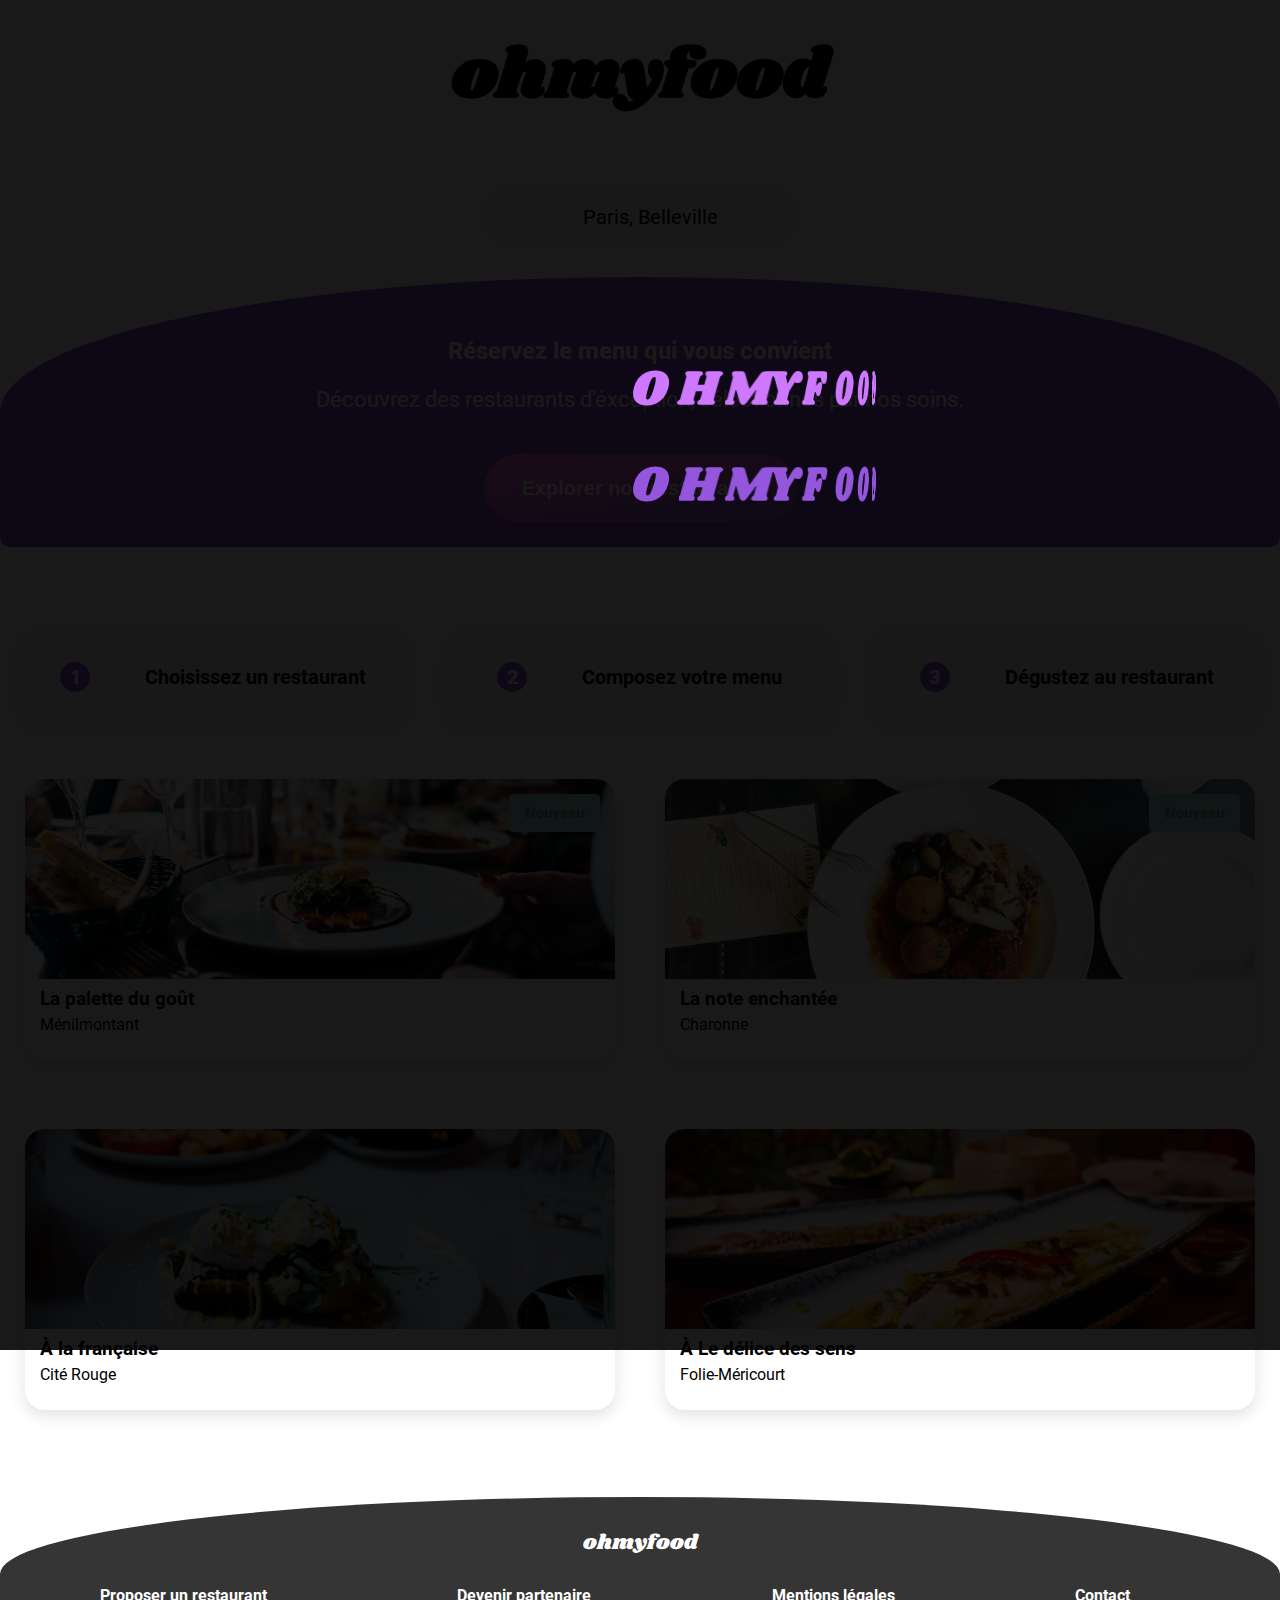
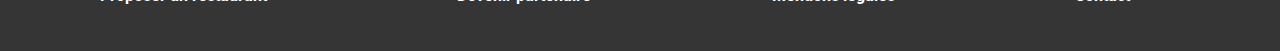
<file: index.html>
<!DOCTYPE html>
<html lang="fr">
	<head>
		<meta charset="utf-8">
		<meta http-equiv="x-ua-compatible" content="ie=edge">
<!-- ELEMENT IMPORTANT POUR QUE MA PAGE SOIT RESPONSIVE -->
		<meta name="viewport" content="width=device-width, initial-scale=1, shrink-to-fit=no">

        <title>ohmyfood</title>

        <link rel="stylesheet" type="text/css" href="css/styles.css">
        <link rel="stylesheet" href="https://pro.fontawesome.com/releases/v5.10.0/css/all.css" integrity="sha384-AYmEC3Yw5cVb3ZcuHtOA93w35dYTsvhLPVnYs9eStHfGJvOvKxVfELGroGkvsg+p" crossorigin="anonymous"/>
	</head>

    <body>

        <!-- ANNIMATION SPINNER -->
        <div class="animation">
            <div class="preloader">
                <div class="preloader__ring">
                <div class="preloader__sector">O</div>
                <div class="preloader__sector">H</div>
                <div class="preloader__sector">M</div>
                <div class="preloader__sector">Y</div>
                <div class="preloader__sector">F</div>
                <div class="preloader__sector">O</div>
                <div class="preloader__sector">O</div>
                <div class="preloader__sector">D</div>
                </div>
                <div class="preloader__ring">
                <div class="preloader__sector">O</div>
                <div class="preloader__sector">H</div>
                <div class="preloader__sector">M</div>
                <div class="preloader__sector">Y</div>
                <div class="preloader__sector">F</div>
                <div class="preloader__sector">O</div>
                <div class="preloader__sector">O</div>
                <div class="preloader__sector">D</div>
                </div>
            </div>
        </div>

        <header>

            <h1>ohmyfood</h1>

        </header>


        <section class="section1">
            <h2>Localisation</h2>
            <div class="localisation">
                <i class="fas fa-map-marker-alt"></i>
                <P>Paris, Belleville</P>
            </div>
        </section>

        <section class="section2">
            <h2>Réservez le menu qui vous&nbsp;convient</h2>
            <p>Découvrez des restaurants d'éxception, sélectionnés par&nbsp;nos soins.</p>
            <button class="explorer">Explorer nos restaurants</button>
        </section>

        <section class="section3">
            <h2>Fonctionnement</h2>

            <a href="#">
                <div class="fonction">
                    <p class="one">1</p>
                    <i class="fas fa-mobile-alt"></i>
                    <p>Choisissez un restaurant</p>
                </div>
             </a>


            <a href="#">
                <div class="fonction">
                    <p class="one">2</p>
                    <i class="fas fa-list"></i>
                    <p>Composez votre&nbsp;menu</p>
                </div>
            </a>


            <a href="#">
                <div class="fonction">
                    <p class="one">3</p>
                    <i class="fas fa-store"></i>
                    <p>Dégustez au restaurant</p>
                </div>
            </a>

        </section>

        <section class="section4">
            <h2>Restaurants</h2>
            
            <div class="card">
                <a href="restaurant_la_palette_du_gout.html">
                    <div class="image1">
                        <p class="nouveau">Nouveau</p>
                        <img src="img/restaurants/jay-wennington-N_Y88TWmGwA-unsplash.jpg" alt="Restaurant La palette du goût Ménilmontant ohmyfood">
                     </div>
                </a>

                <div class="fusion_text">
                    <a href="restaurant_la_palette_du_gout.html">
                        <div class="descriptif">
                            <h3>La palette du goût</h3>
                            <p>Ménilmontant</p>
                        </div>
                    </a>
                    <div class="coeur"><i class="far fa-heart"></i><span><i class="fas fa-heart"></i></span></div>
                </div>
            </div>




            <div class="card">

                <a href="restaurant_la_note_enchentee.html">
                    <div class="image1">
                        <p class="nouveau">Nouveau</p>
                        <img src="img/restaurants/stil-u2Lp8tXIcjw-unsplash.jpg" alt="Restaurant La note enchantée Charonne ohmyfood">
                    </div>
                </a>

                <div class="fusion_text">
                    <a href="restaurant_la_note_enchentee.html">
                        <div class="descriptif">
                            <h3>La note enchantée</h3>
                            <p>Charonne</p>
                        </div>
                    </a>
                    <div class="coeur"><i class="far fa-heart"></i><span><i class="fas fa-heart"></i></span></div>
                </div>
                
             </div>



            <div class="card">

                <a href="restaurant_a_la_francaise.html">
                    <div class="image1">
                        <img src="img/restaurants/toa-heftiba-DQKerTsQwi0-unsplash.jpg" alt="Restaurant A la française Cité Rouge ohmyfood">
                    </div>
                </a>

                <div class="fusion_text">
                    <a href="restaurant_a_la_francaise.html">
                        <div class="descriptif">
                            <h3>&Agrave; la française</h3>
                            <p>Cité Rouge</p>
                        </div>
                    </a>
                    <div class="coeur"><i class="far fa-heart"></i><span><i class="fas fa-heart"></i></span></div>
                </div>
            </div>


            <div class="card">
                <a href="restaurant_le_delice_des_sens.html">
                    <div class="image1">
                        <img src="img/restaurants/louis-hansel-shotsoflouis-qNBGVyOCY8Q-unsplash.jpg" alt="Restaurant Le délice des sens Folie-Méricourt ohmyfood">
                    </div>
                </a>

                <div class="fusion_text">
                    <a href="restaurant_le_delice_des_sens.html">
                        <div class="descriptif">
                            <h3>&Agrave; Le délice des sens</h3>
                            <p>Folie-Méricourt</p>
                        </div>
                    </a>
                    <div class="coeur"><i class="far fa-heart"></i><span><i class="fas fa-heart"></i></span></div>
                </div>
            </div>

        </section>


        <footer>

            <h4>ohmyfood</h4>
    
                <ul>
                    <li><a href="#"><i class="fas fa-utensils"></i>Proposer un restaurant</a></li>
                    <li><a href="#"><i class="fas fa-hands-helping"></i>Devenir partenaire</a></li>
                    <li><a href="#">Mentions légales</a></li>
                    <li><a href="mailto:contact@ohmyfood.com">Contact</a></li>
                </ul>
    
        </footer>

    </body>

</html>
</file>
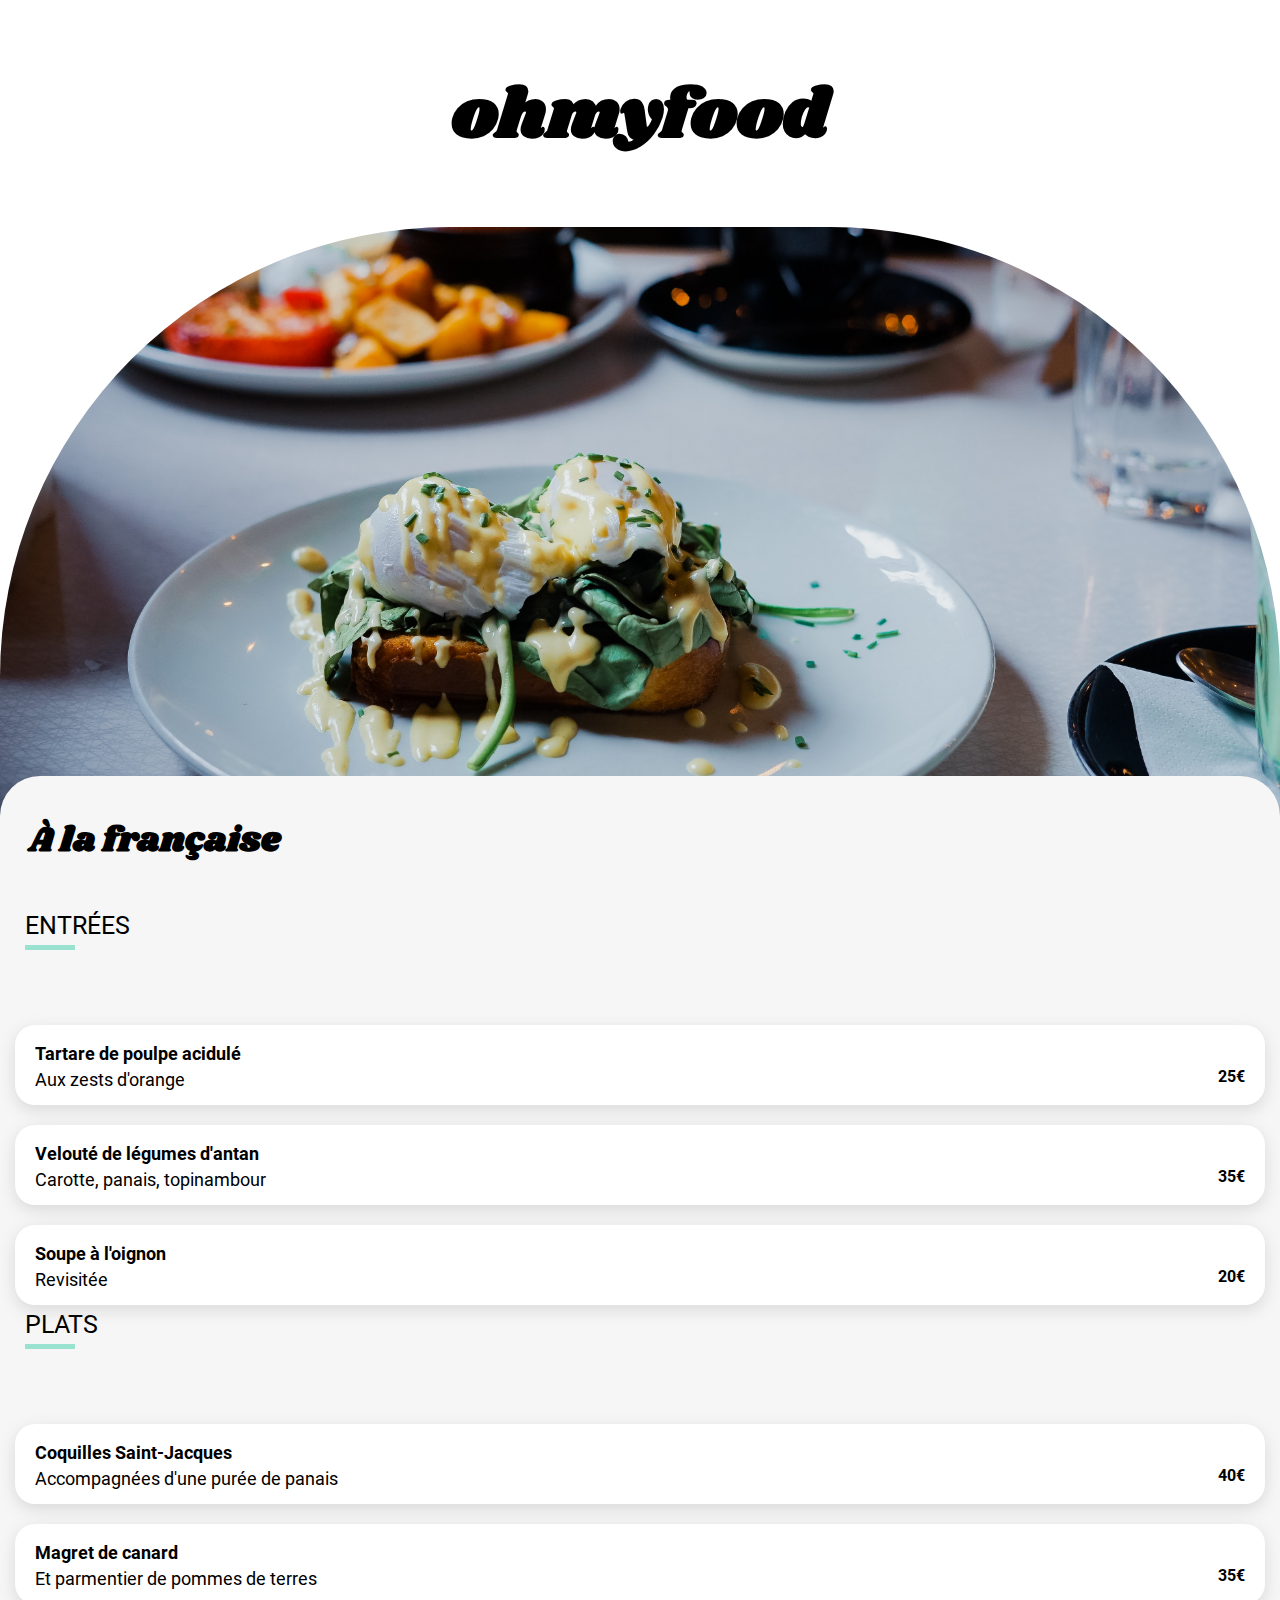
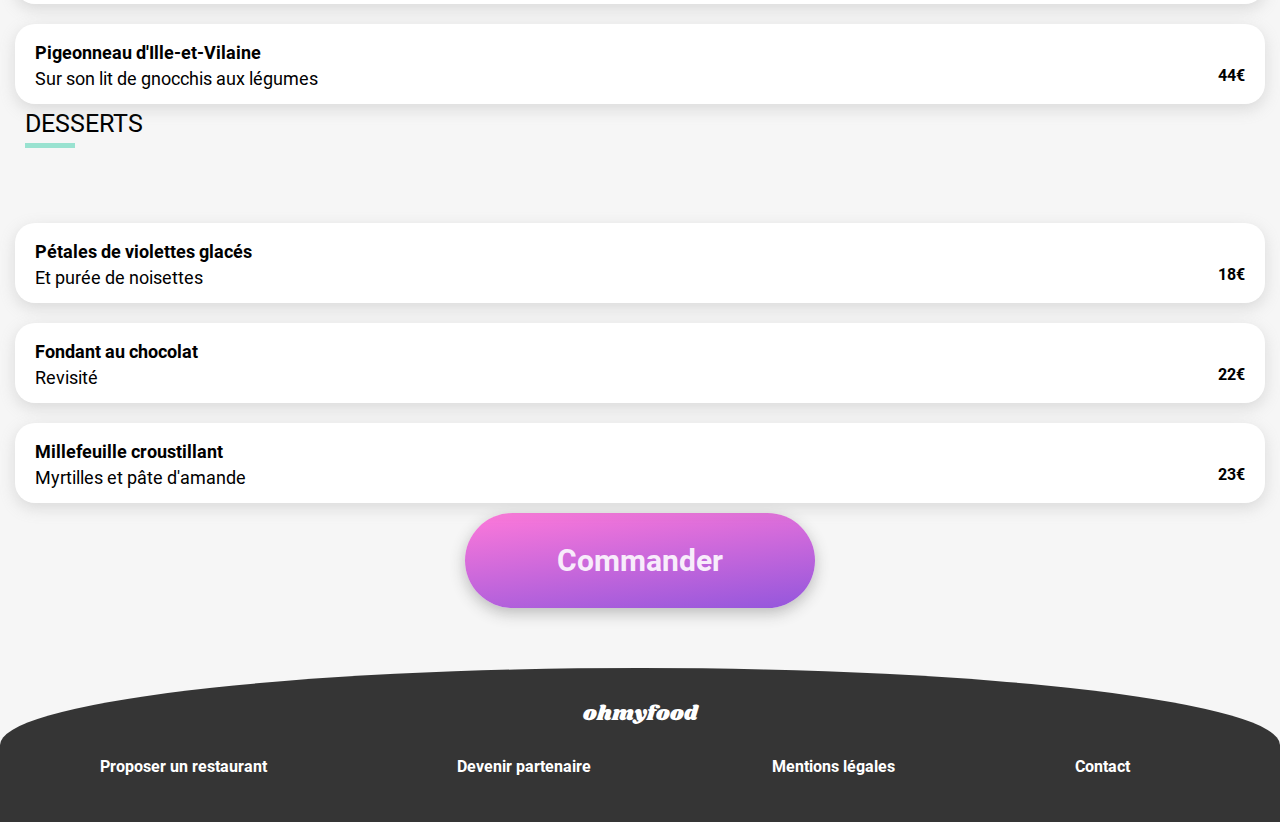
<file: restaurant_a_la_francaise.html>
<!DOCTYPE html>
<html lang="fr">
	<head>
		<meta charset="utf-8">
		<meta http-equiv="x-ua-compatible" content="ie=edge">
<!-- ELEMENT IMPORTANT POUR QUE MA PAGE SOIT RESPONSIVE -->
		<meta name="viewport" content="width=device-width, initial-scale=1, shrink-to-fit=no">

        <title>A la française | ohmyfood</title>

        <link rel="stylesheet" type="text/css" href="css/styles.css">
        <link rel="stylesheet" href="https://pro.fontawesome.com/releases/v5.10.0/css/all.css" integrity="sha384-AYmEC3Yw5cVb3ZcuHtOA93w35dYTsvhLPVnYs9eStHfGJvOvKxVfELGroGkvsg+p" crossorigin="anonymous"/>
	</head>


<body class="body_resto">

	<header class="titre">

		<a href="index.html"><i class="fas fa-arrow-left"></i></a>
		<h1 class="logo">ohmyfood</h1>

	</header>

	<div class="rest">

		<img class="resto" src="img/restaurants/toa-heftiba-DQKerTsQwi0-unsplash.jpg" alt="Restaurant A la française ohmyfood">

	</div>

	<section class="carte">

		<div class="menu">

			<h2>&Agrave; la française</h2>
			<a class="lien_carte" href="#">
				<div class="coeur">
					<i class="far fa-heart"></i>
					<i class="fas fa-heart"></i>
				</div>
			</a>

		</div>

		<div class="bloc_carte">

			<h3 class="entree">ENTR&Eacute;ES</h3>
			<hr class="underline">

			
				<div class="fusion slide-top-1">
					<div class="container">
					<p class="titre_plat">Tartare de poulpe acidulé</p>
					<div class="tartare">
						<p>Aux zests d'orange</p>
					</div>
				</div>

				<div class="bloc_slide_left">
						<p class="prix">25€</p>
						<div class="slide-left"><i class="fas fa-check-circle rotate-center"></i></div>
					</div>
				</div>
		


			
				<div class="fusion slide-top-2"> 
					<div class="container">
					<p class="titre_plat">Velouté de légumes d'antan</p>
					<div class="tartare">
						<p>Carotte, panais, topinambour</p>
					</div> 
				</div>

				<div class="bloc_slide_left">
					<p class="prix">35€</p>
					<div class="slide-left"><i class="fas fa-check-circle rotate-center"></i></div>
				</div>
			</div>
			


				<div class="fusion slide-top-3">
					<div class="container">
					<p class="titre_plat">Soupe à l'oignon</p>
					<div class="tartare">
						<p>Revisitée</p>
					</div> 
				</div>

				<div class="bloc_slide_left">
					<p class="prix">20€</p>
					<div class="slide-left"><i class="fas fa-check-circle rotate-center"></i></div>
				</div>
			</div>
					


			<h3 class="entree">PLATS</h3>
			<hr class="underline">
				<div class="fusion slide-top-1">
					<div class="container">
					<p class="titre_plat">Coquilles Saint-Jacques</p>
					<div class="tartare">
						<p>Accompagnées d'une purée de panais</p>
					</div> 
				</div>

				<div class="bloc_slide_left">
					<p class="prix">40€</p>
					<div class="slide-left"><i class="fas fa-check-circle rotate-center"></i></div>
				</div>
			</div>


			
				<div class="fusion slide-top-2">
					<div class="container">
					<p class="titre_plat">Magret de canard</p>
					<div class="tartare">
						<p>Et parmentier de pommes de terres</p>
					</div>
				</div> 

				<div class="bloc_slide_left">
					<p class="prix">35€</p>
					<div class="slide-left"><i class="fas fa-check-circle rotate-center"></i></div>
				</div>
			</div>
			


			
				<div class="fusion slide-top-3">
					<div class="container">
					<p class="titre_plat">Pigeonneau d'Ille-et-Vilaine</p>
					<div class="tartare">
						<p>Sur son lit de gnocchis aux légumes</p>
					</div> 
				</div>

				<div class="bloc_slide_left">
					<p class="prix">44€</p>
					<div class="slide-left"><i class="fas fa-check-circle rotate-center"></i></div>
				</div>
			</div>
			



			<h3 class="entree">DESSERTS</h3>
			<hr class="underline">
				<div class="fusion slide-top-1">
					<div class="container">
					<p class="titre_plat">Pétales de violettes glacés</p>
					<div class="tartare">
						<p>Et purée de noisettes</p>
					</div> 
				</div>

				<div class="bloc_slide_left">
					<p class="prix">18€</p>
					<div class="slide-left"><i class="fas fa-check-circle rotate-center"></i></div>
				</div>
			</div>


	
				<div class="fusion slide-top-2">
					<div class="container">
					<p class="titre_plat">Fondant au chocolat</p>
					<div class="tartare">
						<p>Revisité</p>
					</div> 
				</div>

				<div class="bloc_slide_left">
					<p class="prix">22€</p>
					<div class="slide-left"><i class="fas fa-check-circle rotate-center"></i></div>
				</div>
			</div>
			


				<div class="fusion slide-top-3">
					<div class="container">
					<p class="titre_plat">Millefeuille croustillant</p>
					<div class="tartare">
						<p>Myrtilles et pâte d'amande</p>
					</div> 
				</div>

				<div class="bloc_slide_left">
					<p class="prix">23€</p>
					<div class="slide-left"><i class="fas fa-check-circle rotate-center"></i></div>
				</div>
			</div>
			
				


			<div class="commande">
				<a class="lien_carte" href="#">
					<div class="commander">Commander</div>
				</a>
			</div>

		</div>

	</section>


	<footer class="footer_resto">

		<h4>ohmyfood</h4>

			<ul>
				<li><a href="index.html"><i class="fas fa-utensils"></i>Proposer un restaurant</a></li>
				<li><a href="index.html"><i class="fas fa-hands-helping"></i>Devenir partenaire</a></li>
				<li><a href="index.html">Mentions légales</a></li>
				<li><a href="mailto:contact@ohmyfood.com">Contact</a></li>
			</ul>

	</footer>

</body>

</html>
</file>
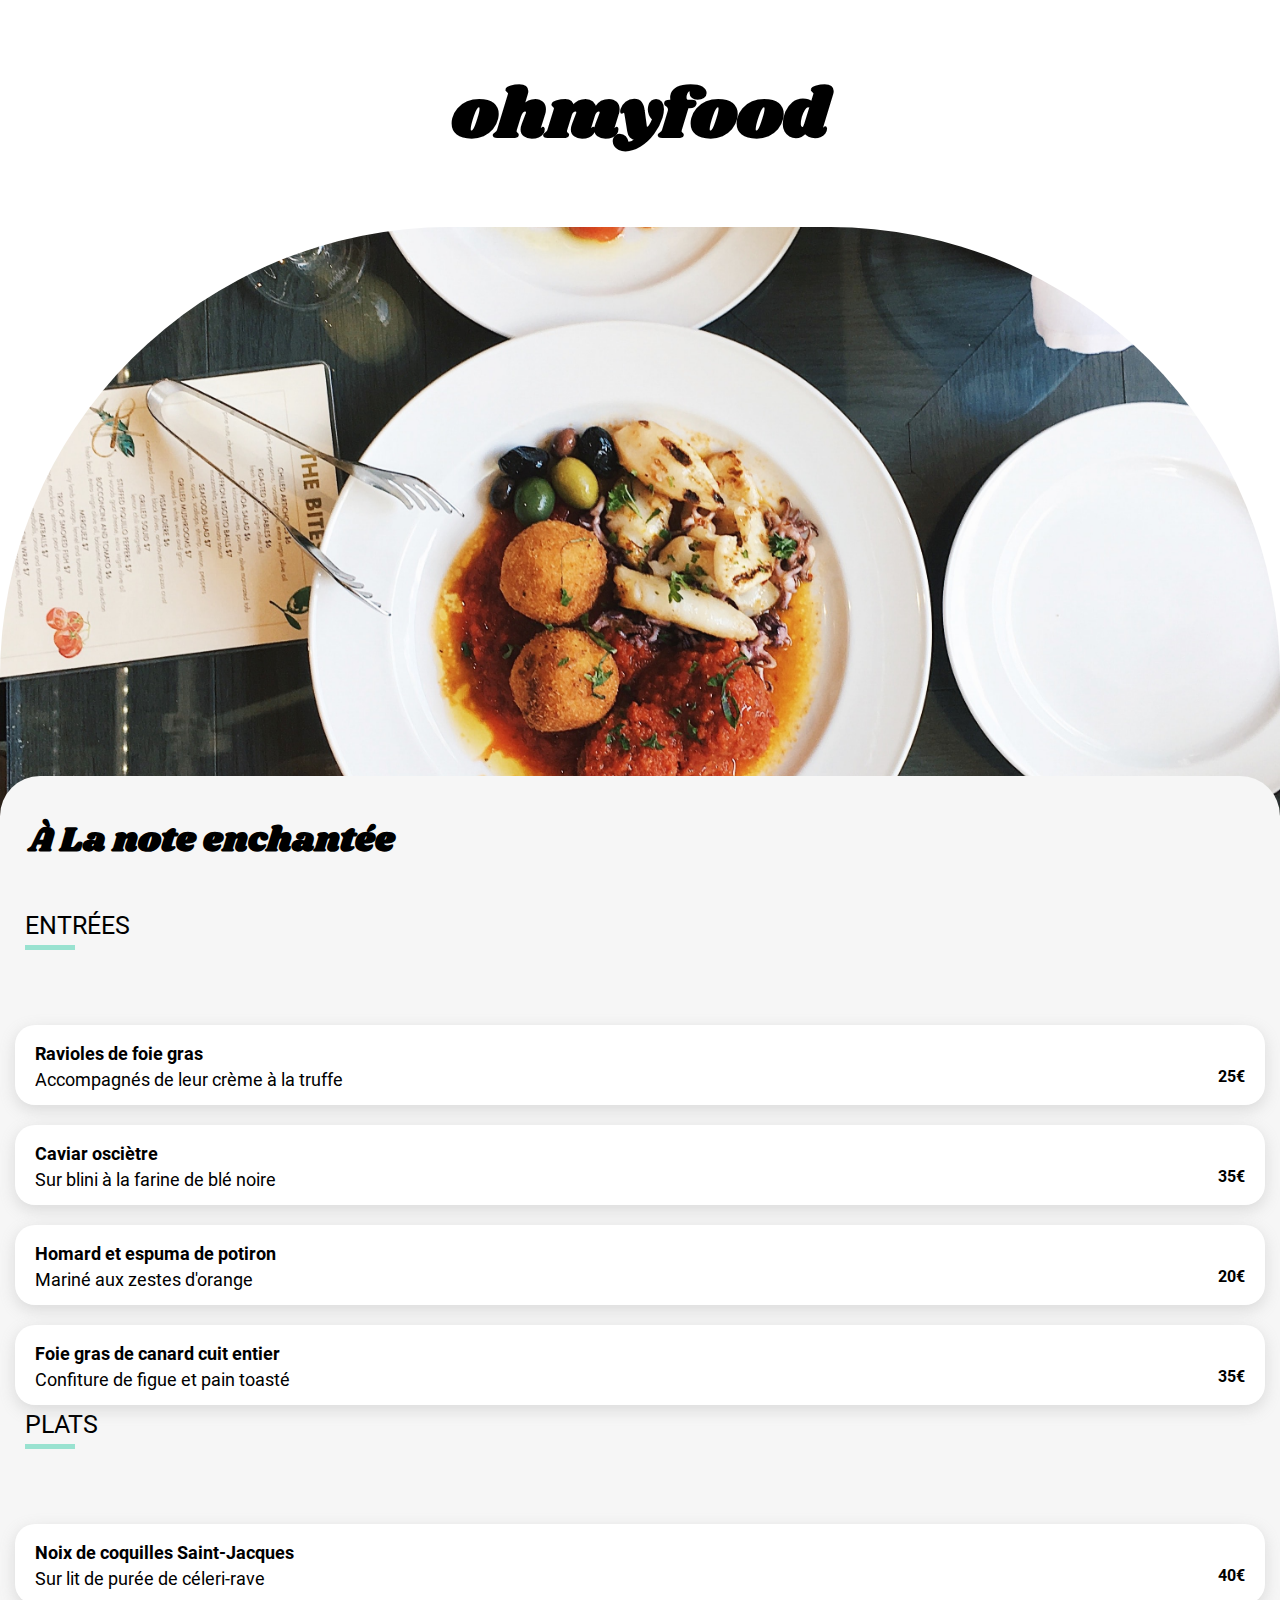
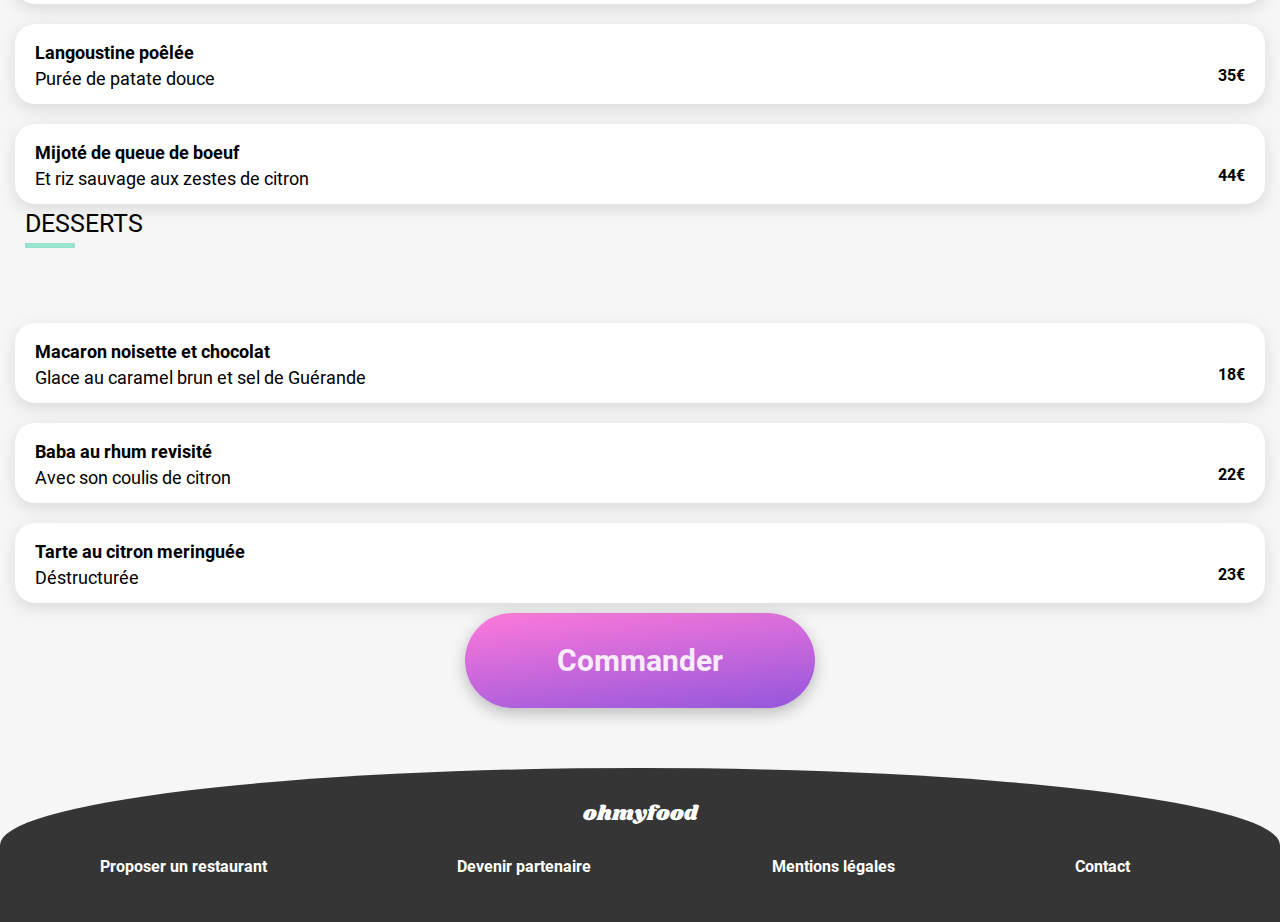
<file: restaurant_la_note_enchentee.html>
<!DOCTYPE html>
<html lang="fr">
	<head>
		<meta charset="utf-8">
		<meta http-equiv="x-ua-compatible" content="ie=edge">
<!-- ELEMENT IMPORTANT POUR QUE MA PAGE SOIT RESPONSIVE -->
		<meta name="viewport" content="width=device-width, initial-scale=1, shrink-to-fit=no">

        <title>La note enchantee | ohmyfood</title>

        <link rel="stylesheet" type="text/css" href="css/styles.css">
        <link rel="stylesheet" href="https://pro.fontawesome.com/releases/v5.10.0/css/all.css" integrity="sha384-AYmEC3Yw5cVb3ZcuHtOA93w35dYTsvhLPVnYs9eStHfGJvOvKxVfELGroGkvsg+p" crossorigin="anonymous"/>
	</head>


    <body class="body_resto">

	<header class="titre">

		<a href="index.html"><i class="fas fa-arrow-left"></i></a>
		<h1 class="logo">ohmyfood</h1>

	</header>

	<section class="rest">

		<img class="resto" src="img/restaurants/stil-u2Lp8tXIcjw-unsplash.jpg" alt="Restaurant La note enchantee ohmyfood">

	</section>

	<section class="carte">

		<div class="menu">

			<h2>&Agrave; La note enchantée</h2>
			<a class="lien_carte" href="#"><div class="coeur"><i class="far fa-heart"></i><i class="fas fa-heart"></i></div></a>

		</div>

		<div class="bloc_carte">

			<h3 class="entree">ENTR&Eacute;ES</h3>
			<hr class="underline">

				<div class="fusion slide-top-1">
					<div class="container">
					<p class="titre_plat">Ravioles de foie gras </p>
					<div class="tartare">
						<p>Accompagnés de leur crème à la truffe</p>
					</div>
				</div>

				<div class="bloc_slide_left">
					<p class="prix">25€</p>
					<div class="slide-left"><i class="fas fa-check-circle rotate-center"></i></div>
				</div>
			</div>


				<div class="fusion slide-top-2">
					<div class="container">
					<p class="titre_plat">Caviar osciètre</p>
					<div class="tartare">
						<p>Sur blini à la farine de blé noire</p>
					</div> 
				</div>

				<div class="bloc_slide_left">
					<p class="prix">35€</p>
					<div class="slide-left"><i class="fas fa-check-circle rotate-center"></i></div>
				</div>
			</div>


			
				<div class="fusion slide-top-3">
					<div class="container">
					<p class="titre_plat">Homard et espuma de potiron</p>
					<div class="tartare">
						<p>Mariné aux zestes d'orange</p>
					</div> 
				</div>

				<div class="bloc_slide_left">
					<p class="prix">20€</p>
					<div class="slide-left"><i class="fas fa-check-circle rotate-center"></i></div>
				</div>
			</div>
			
			
		
				<div class="fusion slide-top-4">
					<div class="container">
					<p class="titre_plat">Foie gras de canard cuit entier </p>
					<div class="tartare">
						<p>Confiture de figue et pain toasté</p>
					</div>
				</div>

				<div class="bloc_slide_left">
					<p class="prix">35€</p>
					<div class="slide-left"><i class="fas fa-check-circle rotate-center"></i></div>
				</div>
			</div>
		


			<h3 class="entree">PLATS</h3>
			<hr class="underline">
		
				<div class="fusion slide-top-1">
					<div class="container">
					<p class="titre_plat">Noix de coquilles Saint-Jacques</p>
					<div class="tartare">
						<p>Sur lit de purée de céleri-rave</p>
					</div> 
				</div>

				<div class="bloc_slide_left">
					<p class="prix">40€</p>
					<div class="slide-left"><i class="fas fa-check-circle rotate-center"></i></div>
				</div>
			</div>
		


		
				<div class="fusion slide-top-2">
					<div class="container">
					<p class="titre_plat">Langoustine poêlée</p>
					<div class="tartare">
						<p>Purée de patate douce</p>
					</div>
				</div> 

				<div class="bloc_slide_left">
					<p class="prix">35€</p>
					<div class="slide-left"><i class="fas fa-check-circle rotate-center"></i></div>
				</div>
			</div>
		


		
				<div class="fusion slide-top-3">
					<div class="container">
					<p class="titre_plat">Mijoté de queue de boeuf </p>
					<div class="tartare">
						<p>Et riz sauvage aux zestes de citron</p>
					</div> 
				</div>

				<div class="bloc_slide_left">
					<p class="prix">44€</p>
					<div class="slide-left"><i class="fas fa-check-circle rotate-center"></i></div>
				</div>
			</div>
		



			<h3 class="entree">DESSERTS</h3>
			<hr class="underline">
				<div class="fusion slide-top-1">
					<div class="container">
					<p class="titre_plat">Macaron noisette et chocolat</p>
					<div class="tartare">
						<p>Glace au caramel brun et sel de Guérande</p>
					</div> 
				</div>

				<div class="bloc_slide_left">
					<p class="prix">18€</p>
					<div class="slide-left"><i class="fas fa-check-circle rotate-center"></i></div>
				</div>
			</div>



			
				<div class="fusion slide-top-2">
					<div class="container">
					<p class="titre_plat">Baba au rhum revisité</p>
					<div class="tartare">
						<p>Avec son coulis de citron</p>
					</div> 
				</div>

				<div class="bloc_slide_left">
					<p class="prix">22€</p>
					<div class="slide-left"><i class="fas fa-check-circle rotate-center"></i></div>
				</div>
			</div>
		


			
				<div class="fusion slide-top-3">
					<div class="container">
					<p class="titre_plat">Tarte au citron meringuée </p>
					<div class="tartare">
						<p>Déstructurée</p>
					</div> 
				</div>

				<div class="bloc_slide_left">
					<p class="prix">23€</p>
					<div class="slide-left"><i class="fas fa-check-circle rotate-center"></i></div>
				</div>
			</div>
		


			<div class="commande">
				<a class="lien_carte" href="#"><div class="commander">Commander</div></a>
			</div>

		</div>

	</section>


	<footer class="footer_resto">

		<h4>ohmyfood</h4>

			<ul>
				<li><a href="index.html"><i class="fas fa-utensils"></i>Proposer un restaurant</a></li>
				<li><a href="index.html"><i class="fas fa-hands-helping"></i>Devenir partenaire</a></li>
				<li><a href="index.html">Mentions légales</a></li>
				<li><a href="mailto:contact@ohmyfood.com">Contact</a></li>
			</ul>

	</footer>

</body>

</html>
</file>
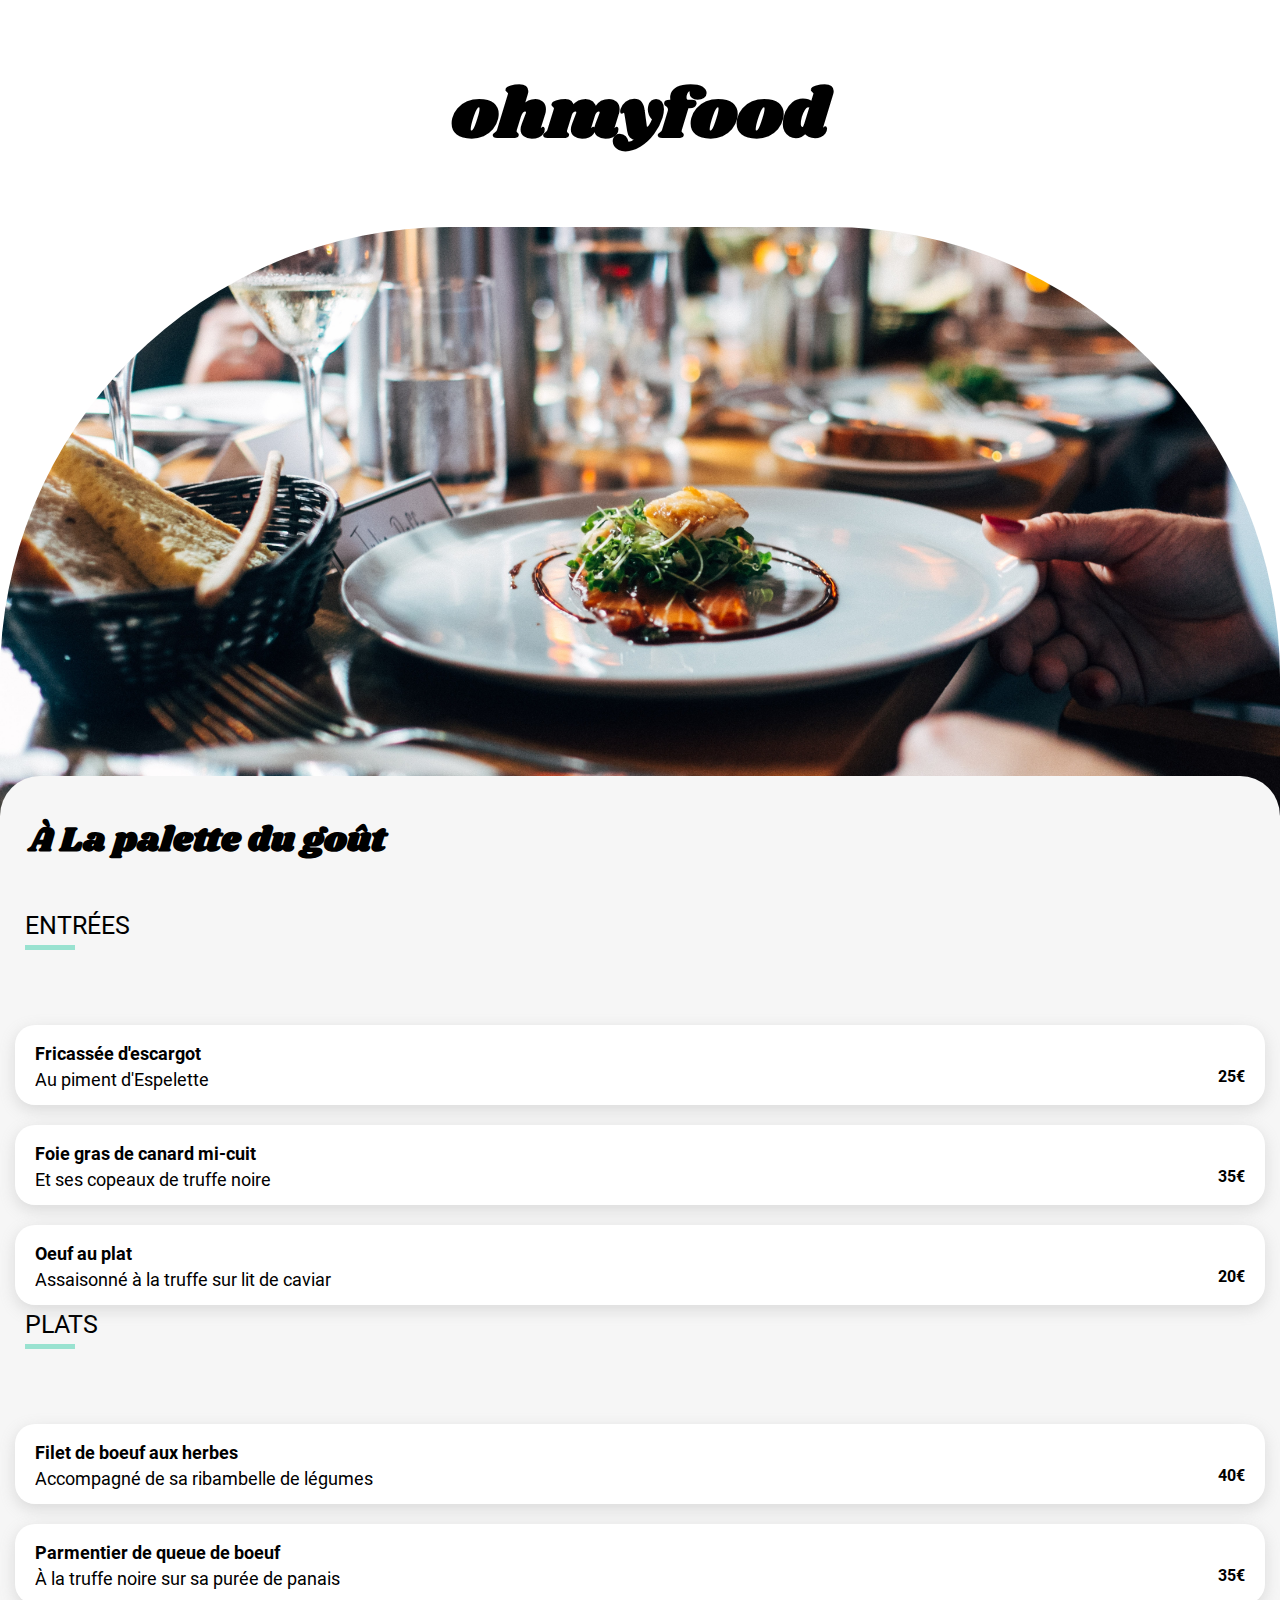
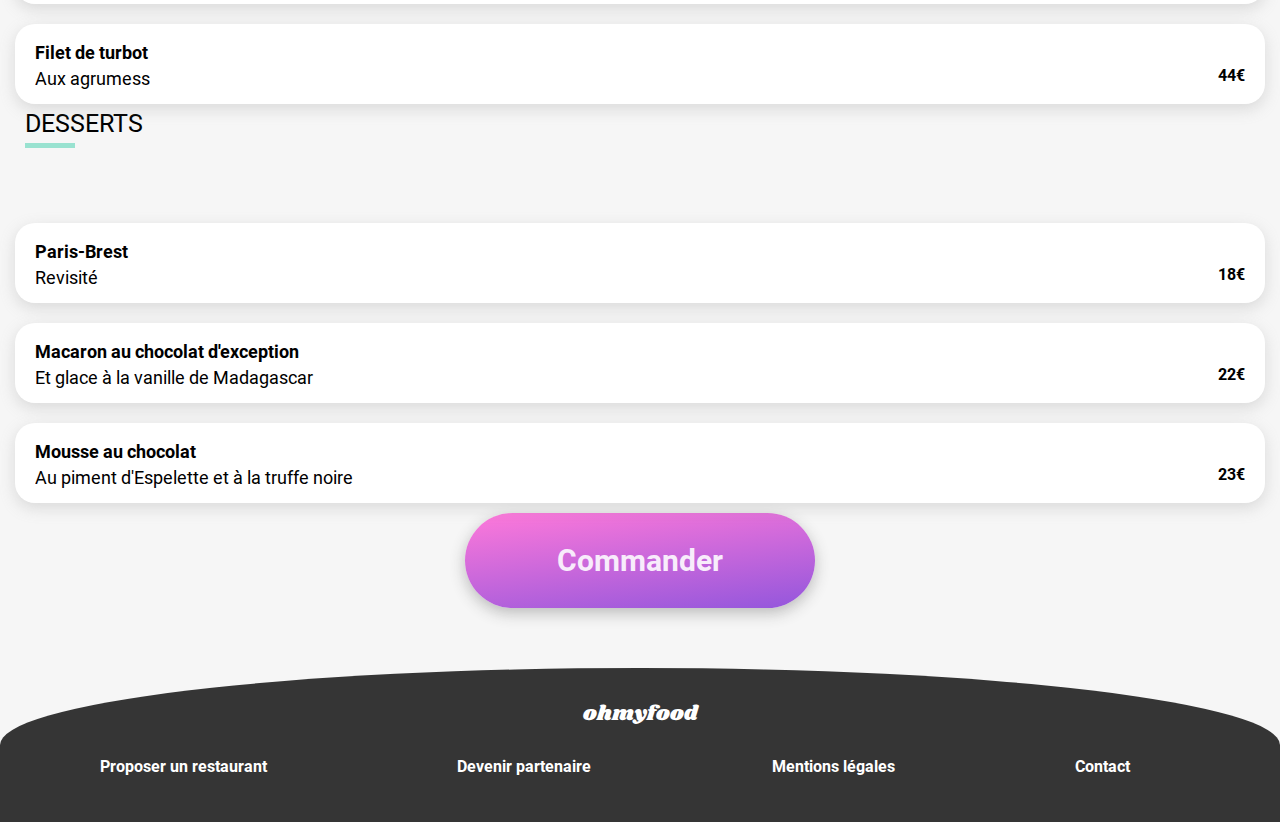
<file: restaurant_la_palette_du_gout.html>
<!DOCTYPE html>
<html lang="fr">
	<head>
		<meta charset="utf-8">
		<meta http-equiv="x-ua-compatible" content="ie=edge">
<!-- ELEMENT IMPORTANT POUR QUE MA PAGE SOIT RESPONSIVE -->
		<meta name="viewport" content="width=device-width, initial-scale=1, shrink-to-fit=no">

        <title>La palette du gout | ohmyfood</title>

        <link rel="stylesheet" type="text/css" href="css/styles.css">
        <link rel="stylesheet" href="https://pro.fontawesome.com/releases/v5.10.0/css/all.css" integrity="sha384-AYmEC3Yw5cVb3ZcuHtOA93w35dYTsvhLPVnYs9eStHfGJvOvKxVfELGroGkvsg+p" crossorigin="anonymous"/>
	</head>


<body class="body_resto">

	<header class="titre">

		<a href="index.html"><i class="fas fa-arrow-left"></i></a>
		<h1 class="logo">ohmyfood</h1>

	</header>

	<section class="rest">

		<img class="resto" src="img/restaurants/jay-wennington-N_Y88TWmGwA-unsplash.jpg" alt="Restaurant La palette du goût ohmyfood">

	</section>

	<section class="carte">

		<div class="menu">

			<h2>&Agrave; La palette du goût</h2>
			<a class="lien_carte" href="#"><div class="coeur"><i class="far fa-heart"></i><i class="fas fa-heart"></i></div></a>

		</div>

		<div class="bloc_carte">

			<h3 class="entree">ENTR&Eacute;ES</h3>
			<hr class="underline">
			
				<div class="fusion slide-top-1">
					<div class="container">
						<p class="titre_plat">Fricassée d'escargot</p>
						<div class="tartare">
							<p>Au piment d'Espelette</p>	
						</div>
					</div>

					<div class="bloc_slide_left">
						<p class="prix">25€</p>
						<div class="slide-left"><i class="fas fa-check-circle rotate-center"></i></div>
					</div>
				</div>
			


				<div class="fusion slide-top-2">
					<div class="container">
						<p class="titre_plat">Foie gras de canard mi-cuit</p>
						<div class="tartare">
							<p>Et ses copeaux de truffe noire</p>
						</div> 
					</div>

					<div class="bloc_slide_left">
						<p class="prix">35€</p>
						<div class="slide-left"><i class="fas fa-check-circle rotate-center"></i></div>
					</div>
				</div>




				<div class="fusion slide-top-3">
					<div class="container">
						<p class="titre_plat">Oeuf au plat</p>
						<div class="tartare">
							<p>Assaisonné à la truffe sur lit de caviar</p>
						</div> 
					</div> 

					<div class="bloc_slide_left">
						<p class="prix">20€</p>
						<div class="slide-left"><i class="fas fa-check-circle rotate-center"></i></div>
					</div>
				</div>
				


				<h3 class="entree">PLATS</h3>
				<hr class="underline">

					<div class="fusion slide-top-1">
						<div class="container">
							<p class="titre_plat">Filet de boeuf aux herbes</p>
							<div class="tartare">
								<p>Accompagné de sa ribambelle de légumes</p>
							</div>
						</div>

						<div class="bloc_slide_left">
							<p class="prix">40€</p>
							<div class="slide-left"><i class="fas fa-check-circle rotate-center"></i></div>
						</div> 
					</div>


		
					<div class="fusion slide-top-2">
						<div class="container">
							<p class="titre_plat">Parmentier de queue de boeuf</p>
							<div class="tartare">
								<p>À la truffe noire sur sa purée de panais</p>
							</div>
						</div> 

						<div class="bloc_slide_left">
							<p class="prix">35€</p>
							<div class="slide-left"><i class="fas fa-check-circle rotate-center"></i></div>
						</div> 
					</div>



				
					<div class="fusion slide-top-3">
						<div class="container">
							<p class="titre_plat">Filet de turbot</p>
							<div class="tartare">
								<p>Aux agrumess</p>
							</div> 
						</div>

						<div class="bloc_slide_left">
							<p class="prix">44€</p>
							<div class="slide-left"><i class="fas fa-check-circle rotate-center"></i></div>
						</div> 
					</div>





			<h3 class="entree">DESSERTS</h3>
			<hr class="underline">

				<div class="fusion slide-top-1">
					<div class="container">
					<p class="titre_plat">Paris-Brest</p>
					<div class="tartare">
						<p>Revisité</p>
					</div> 
				</div>

				<div class="bloc_slide_left">
					<p class="prix">18€</p>
					<div class="slide-left"><i class="fas fa-check-circle rotate-center"></i></div>
				</div> 
			</div>

		


				<div class="fusion slide-top-2">
					<div class="container">
						<p class="titre_plat">Macaron au chocolat d'exception</p>
						<div class="tartare">
							<p>Et glace à la vanille de Madagascar</p>
						</div> 
					</div>

					<div class="bloc_slide_left">
						<p class="prix">22€</p>
						<div class="slide-left"><i class="fas fa-check-circle rotate-center"></i></div>
					</div> 
				</div>


		
				<div class="fusion slide-top-3">
					<div class="container">
						<p class="titre_plat">Mousse au chocolat</p>
						
						<div class="tartare">
							<p>Au piment d'Espelette et à la truffe noire</p>
						</div> 
					</div>

					<div class="bloc_slide_left">
						<p class="prix">23€</p>
						<div class="slide-left"><i class="fas fa-check-circle rotate-center"></i></div>
					</div> 
				</div>



			<div class="commande">
				<a class="lien_carte" href="#"><div class="commander">Commander</div></a>
			</div>

		</div>

	</section>


	<footer class="footer_resto">

		<h4>ohmyfood</h4>

			<ul>
				<li><a href="index.html"><i class="fas fa-utensils"></i>Proposer un restaurant</a></li>
				<li><a href="index.html"><i class="fas fa-hands-helping"></i>Devenir partenaire</a></li>
				<li><a href="index.html">Mentions légales</a></li>
				<li><a href="mailto:contact@ohmyfood.com">Contact</a></li>
			</ul>

	</footer>

</body>

</html>
</file>
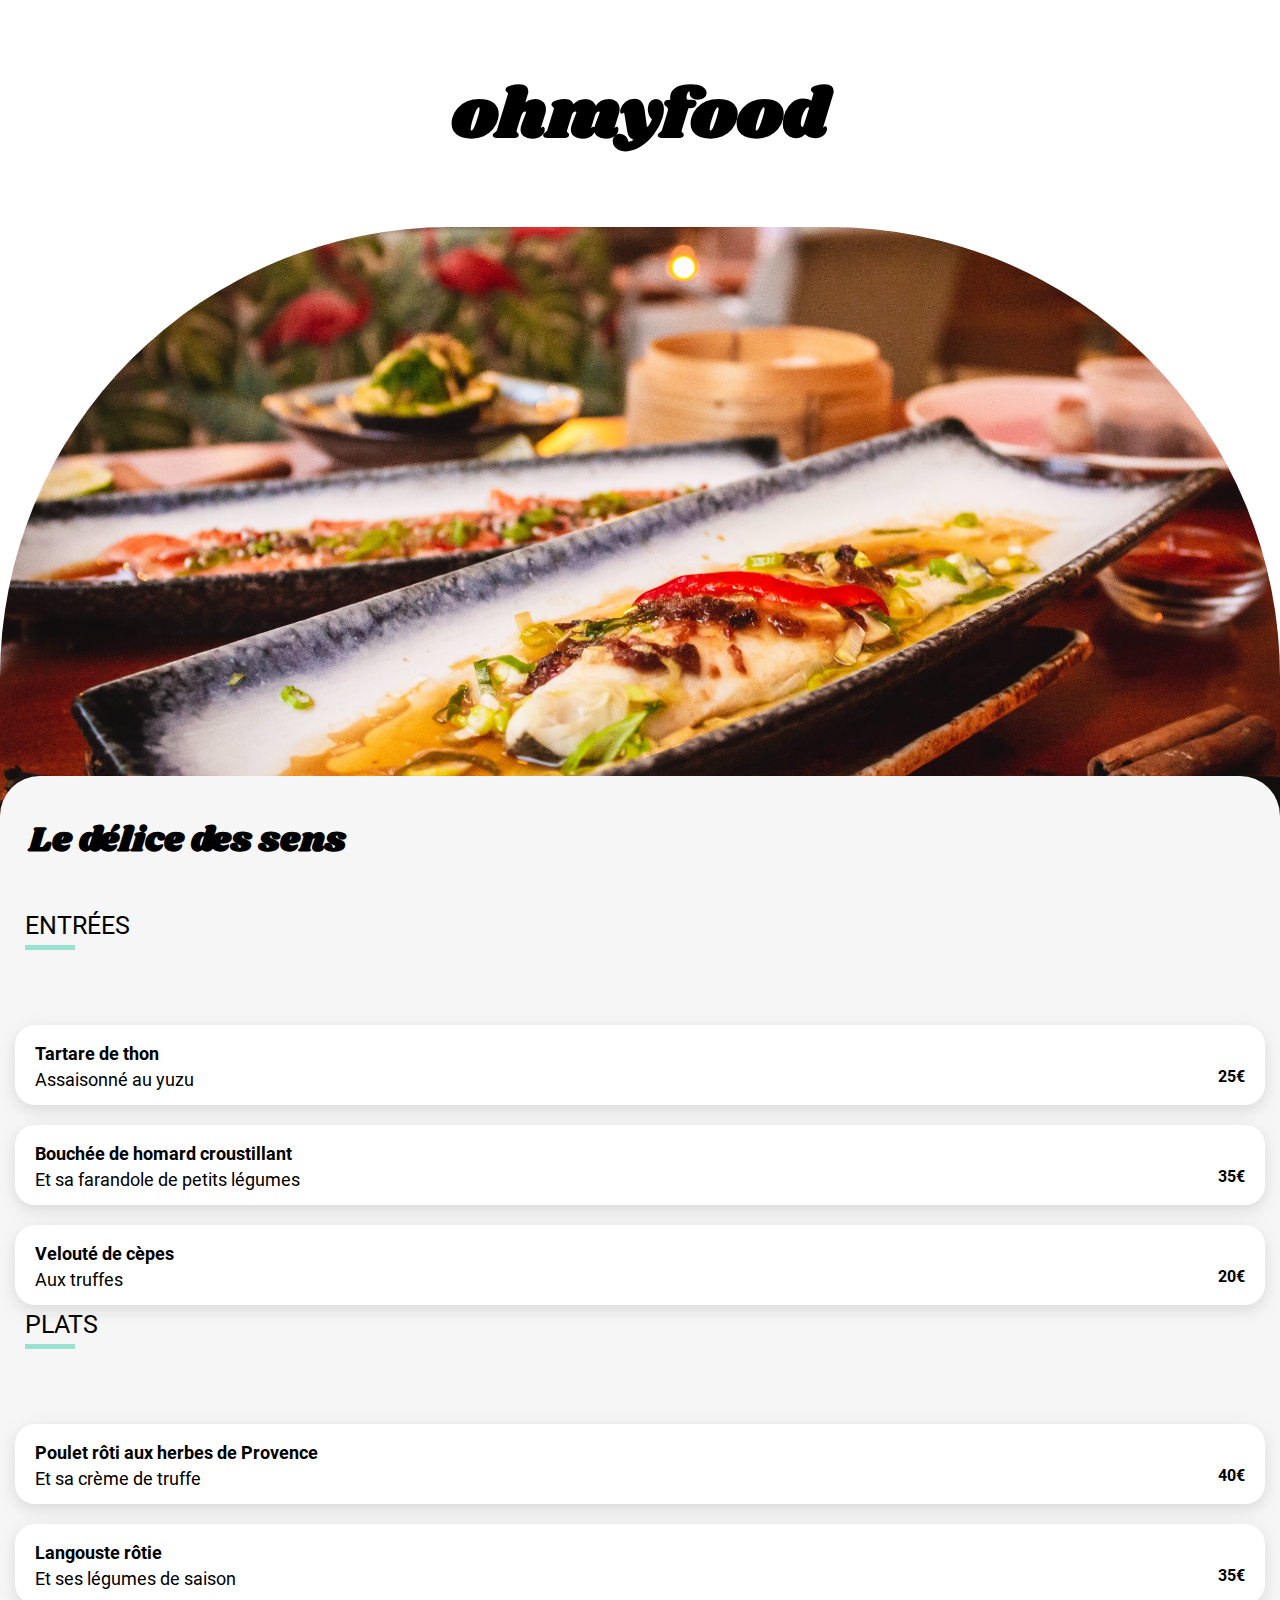
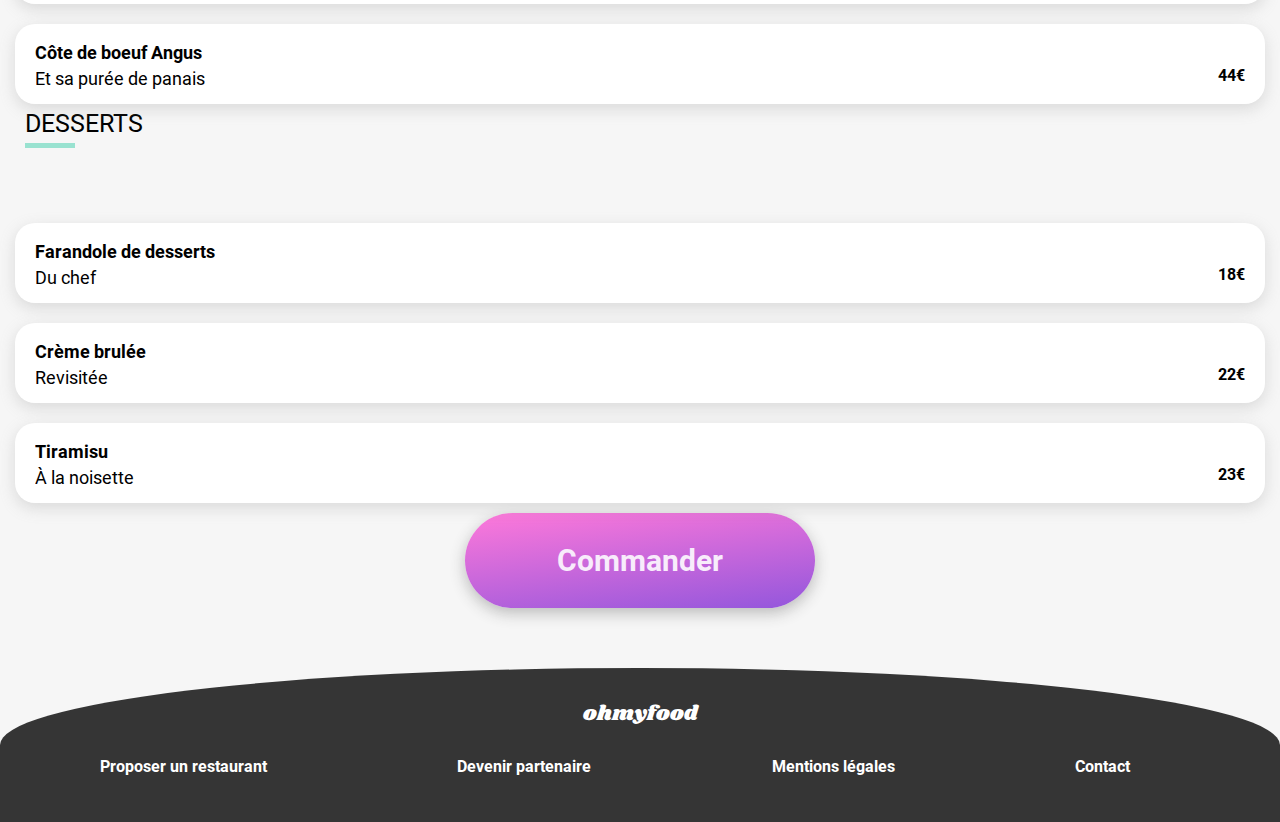
<file: restaurant_le_delice_des_sens.html>
<!DOCTYPE html>
<html lang="fr">
	<head>
		<meta charset="utf-8">
		<meta http-equiv="x-ua-compatible" content="ie=edge">
<!-- ELEMENT IMPORTANT POUR QUE MA PAGE SOIT RESPONSIVE -->
		<meta name="viewport" content="width=device-width, initial-scale=1, shrink-to-fit=no">

        <title>Le délice des sens | ohmyfood</title>

        <link rel="stylesheet" type="text/css" href="css/styles.css">
        <link rel="stylesheet" href="https://pro.fontawesome.com/releases/v5.10.0/css/all.css" integrity="sha384-AYmEC3Yw5cVb3ZcuHtOA93w35dYTsvhLPVnYs9eStHfGJvOvKxVfELGroGkvsg+p" crossorigin="anonymous"/>
	</head>


<body class="body_resto">

	<header class="titre">

		<a href="index.html"><i class="fas fa-arrow-left"></i></a>
		<h1 class="logo">ohmyfood</h1>

	</header>

	<section class="rest">

		<img class="resto" src="img/restaurants/louis-hansel-shotsoflouis-qNBGVyOCY8Q-unsplash.jpg" alt="Restaurant Le délice des sens ohmyfood">

	</section>

	<section class="carte">

		<div class="menu">

			<h2>Le délice des sens</h2>
			
			<a class="lien_carte" href="#">
				<div class="coeur">
					<i class="far fa-heart"></i>
					<i class="fas fa-heart"></i>
				</div>
			</a>

		</div>

		<div class="bloc_carte">

			<h3 class="entree">ENTR&Eacute;ES</h3>
			<hr class="underline">

			
				<div class="fusion slide-top-1">
					<div class="container">
						<p class="titre_plat">Tartare de thon</p>
						<div class="tartare">
							<p>Assaisonné au yuzu</p>
						</div>
					</div>

					<div class="bloc_slide_left">
						<p class="prix">25€</p>
						<div class="slide-left"><i class="fas fa-check-circle rotate-center"></i></div>
					</div>
				</div>
		


				<div class="fusion slide-top-2">
					<div class="container">
					<p class="titre_plat">Bouchée de homard croustillant </p>
					<div class="tartare">
						<p>Et sa farandole de petits légumes</p>
					</div> 
				</div>

				<div class="bloc_slide_left">
					<p class="prix">35€</p>
					<div class="slide-left"><i class="fas fa-check-circle rotate-center"></i></div>
				</div>
			</div>



				<div class="fusion slide-top-3">
					<div class="container">
					<p class="titre_plat">Velouté de cèpes</p>
					<div class="tartare">
						<p>Aux truffes</p>
					</div> 
				</div>

				<div class="bloc_slide_left">
					<p class="prix">20€</p>
					<div class="slide-left"><i class="fas fa-check-circle rotate-center"></i></div>
				</div>
			</div>
					


			<h3 class="entree">PLATS</h3>
			<hr class="underline">
				<div class="fusion slide-top-1">
					<div class="container">
					<p class="titre_plat">Poulet rôti aux herbes de Provence</p>
					<div class="tartare">
						<p>Et sa crème de truffe</p>
					</div> 
				</div>

				<div class="bloc_slide_left">
					<p class="prix">40€</p>
					<div class="slide-left"><i class="fas fa-check-circle rotate-center"></i></div>
				</div>
			</div>
					



				<div class="fusion slide-top-2">
					<div class="container">
					<p class="titre_plat">Langouste rôtie</p>
					<div class="tartare">
						<p>Et ses légumes de saison</p>
					</div>
				</div> 

				<div class="bloc_slide_left">
					<p class="prix">35€</p>
					<div class="slide-left"><i class="fas fa-check-circle rotate-center"></i></div>
				</div>
			</div>
			


				<div class="fusion slide-top-3">
					<div class="container">
					<p class="titre_plat">Côte de boeuf Angus</p>
					<div class="tartare">
						<p>Et sa purée de panais</p>
					</div> 
				</div>

				<div class="bloc_slide_left">
					<p class="prix">44€</p>
					<div class="slide-left"><i class="fas fa-check-circle rotate-center"></i></div>
				</div>
			</div>



			<h3 class="entree">DESSERTS</h3>
			<hr class="underline">
			<div class="fusion slide-top-1">
				<div class="container">
					<p class="titre_plat">Farandole de desserts</p>
					<div class="tartare">
						<p>Du chef</p>
					</div> 
				</div>

				<div class="bloc_slide_left">
					<p class="prix">18€</p>
					<div class="slide-left"><i class="fas fa-check-circle rotate-center"></i></div>
				</div>
			</div>
			


				<div class="fusion slide-top-2">
					<div class="container">
					<p class="titre_plat">Crème brulée</p>
					<div class="tartare">
						<p>Revisitée</p>
					</div> 
				</div>

				<div class="bloc_slide_left">
					<p class="prix">22€</p>
					<div class="slide-left"><i class="fas fa-check-circle rotate-center"></i></div>
				</div>
			</div>
			
			


			
				<div class="fusion slide-top-3">
					<div class="container">
					<p class="titre_plat">Tiramisu</p>
					<div class="tartare">
						<p>À la noisette</p>
					</div> 
				</div>

				<div class="bloc_slide_left">
					<p class="prix">23€</p>
					<div class="slide-left"><i class="fas fa-check-circle rotate-center"></i></div>
				</div>
			</div>
			


			<div class="commande">
				<a class="lien_carte" href="#"><div class="commander">Commander</div></a>
			</div>

		</div>

	</section>


	<footer class="footer_resto">

		<h4>ohmyfood</h4>

			<ul>
				<li><a href="index.html"><i class="fas fa-utensils"></i>Proposer un restaurant</a></li>
				<li><a href="index.html"><i class="fas fa-hands-helping"></i>Devenir partenaire</a></li>
				<li><a href="index.html">Mentions légales</a></li>
				<li><a href="mailto:contact@ohmyfood.com">Contact</a></li>
			</ul>

	</footer>

</body>

</html>
</file>
<file: css/styles.css>
@font-face {
  font-family: Shrikland;
  src: url(../fonts/Shrikhand-Regular.ttf) format("truetype");
  font-display: swap;
  font-style: normal;
  font-weight: 400;
}

@font-face {
  font-family: Roboto;
  src: url(../fonts/Roboto-Regular.ttf) format("truetype");
  font-display: swap;
  font-style: normal;
  font-weight: 400;
}

@font-face {
  font-family: Roboto;
  src: url(../fonts/Roboto-Bold.ttf) format("truetype");
  font-display: swap;
  font-style: normal;
  font-weight: 700;
}

html {
  margin: 0;
  padding: 0;
}

body {
  padding: 0;
  margin: 0;
  font-family: Roboto, sans-serif;
}

.coeur {
  position: relative;
  top: -20px;
  right: 50px;
  color: #838383;
}

.coeur:hover {
  color: rgba(147, 86, 220, 0);
}

.coeur .far {
  position: absolute;
  display: block;
  height: 32px;
  width: 32px;
  background-color: #fff;
  font-size: 32px;
  z-index: 100;
  transition: all .4s linear;
}

.coeur:hover .far {
  height: 0;
  visibility: hidden;
  transition: all .4s linear;
}

.body_resto .coeur .far {
  background-color: #f6f6f6;
}

.coeur .fas {
  position: absolute;
  display: block;
  height: 32px;
  width: 32px;
  background: #9356dc;
  background: linear-gradient(353deg, #ff79da 0%, #9356dc 85%);
  font-size: 32px;
  -webkit-background-clip: text;
  -webkit-text-fill-color: transparent;
  transition: all .4s linear;
}

.rotate-center {
  transform: rotate(-240deg);
  transition: all 500ms;
}

.fusion:hover .bloc_slide_left .rotate-center {
  transform: rotate(0);
}

.animation {
  position: fixed;
  transform: scale(1.5);
  height: 100vh;
  width: 100vw;
  display: flex;
  justify-content: center;
  align-items: center;
  z-index: 1000;
  background-color: rgba(0, 0, 0, 0.9);
  animation: disapear 3s linear both;
}

.preloader {
  display: flex;
  font-family: Shrikland, sans-serif;
  color: #9356DC;
  animation: tiltSpin 8s linear;
  flex-direction: column;
  justify-content: center;
  align-items: center;
  margin: auto;
  width: 25%;
  height: 25%;
}

.preloader,
.preloader__ring {
  transform-style: preserve-3d;
}

.preloader__ring {
  animation-name: spin;
  animation-duration: 3s;
  animation-timing-function: inherit;
  animation-iteration-count: inherit;
  position: relative;
  height: 3rem;
  width: .5rem;
}

.preloader__ring:nth-child(even) {
  animation-direction: reverse;
}

.preloader__sector {
  font-weight: 600;
  position: absolute;
  top: 0;
  left: 0;
  text-align: center;
  transform: translateZ(7rem);
  font-size: calc(16px + (24 - 16) * (100vw - 320px) / (1280 - 320));
}

.preloader__ring:nth-child(1) .preloader__sector:nth-child(1),
.preloader__ring:nth-child(1) .preloader__sector:nth-child(2),
.preloader__ring:nth-child(1) .preloader__sector:nth-child(3),
.preloader__ring:nth-child(1) .preloader__sector:nth-child(4),
.preloader__ring:nth-child(1) .preloader__sector:nth-child(5),
.preloader__ring:nth-child(1) .preloader__sector:nth-child(6),
.preloader__ring:nth-child(1) .preloader__sector:nth-child(7),
.preloader__ring:nth-child(1) .preloader__sector:nth-child(8) {
  filter: brightness(1.4);
}

.preloader__sector:nth-child(2) {
  transform: rotateY(12deg) translateZ(7rem);
}

.preloader__sector:nth-child(3) {
  transform: rotateY(24deg) translateZ(7rem);
}

.preloader__sector:nth-child(4) {
  transform: rotateY(36deg) translateZ(7rem);
}

.preloader__sector:nth-child(5) {
  transform: rotateY(48deg) translateZ(7rem);
}

.preloader__sector:nth-child(6) {
  transform: rotateY(60deg) translateZ(7rem);
}

.preloader__sector:nth-child(7) {
  transform: rotateY(72deg) translateZ(7rem);
}

.preloader__sector:nth-child(8) {
  transform: rotateY(84deg) translateZ(7rem);
}

/* Animations */
@keyframes tiltSpin {
  from {
    transform: rotateY(0) rotateX(30deg);
  }
  to {
    transform: rotateY(1turn) rotateX(30deg);
  }
}

@keyframes spin {
  from {
    transform: rotateY(0);
  }
  to {
    transform: rotateY(1turn);
  }
}

@keyframes disapear {
  0% {
    opacity: 1;
  }
  85% {
    opacity: 1;
  }
  100% {
    opacity: 0;
    visibility: hidden;
  }
}

.slide-top {
  animation: slide-top 1s cubic-bezier(0.25, 0.46, 0.45, 0.94) both;
}

.slide-top-1 {
  animation: slide-top 1s cubic-bezier(0.25, 0.46, 0.45, 0.94) both;
  animation-delay: 150ms;
}

.slide-top-2 {
  animation: slide-top 1s cubic-bezier(0.25, 0.46, 0.45, 0.94) both;
  animation-delay: 400ms;
}

.slide-top-3 {
  animation: slide-top 1s cubic-bezier(0.25, 0.46, 0.45, 0.94) both;
  animation-delay: 550ms;
}

.slide-top-4 {
  animation: slide-top 1s cubic-bezier(0.25, 0.46, 0.45, 0.94) both;
  animation-delay: 700ms;
}

@keyframes slide-top {
  0% {
    transform: translateY(0);
    opacity: 0;
  }
  100% {
    transform: translateY(-50px);
    opacity: 1;
  }
}

h1 {
  font-size: 35px;
  font-family: Shrikland;
  text-align: center;
  margin: 0 0 10px 0;
  padding: 25px 0 0 0;
}

.section1 h2 {
  display: none;
}

.localisation {
  background-color: #ededed;
  width: 100%;
  height: 60px;
  display: flex;
  justify-content: center;
  align-items: center;
  font-size: 20px;
}

.localisation i {
  padding-right: 20px;
}

.section2 {
  background-color: #f7f7f7;
  text-align: center;
  height: 250px;
  padding: 0px 20px 20px 20px;
}

.section2 h2 {
  padding-top: 30px;
  margin-top: 0px;
}

.section2 P {
  font-size: 16px;
  color: #4d4d4d;
}

.section2 button {
  background: #9356dc;
  background: linear-gradient(353deg, #9356dc 0%, #ff79da 100%);
  box-shadow: 0px 5px 15px 0px rgba(50, 50, 50, 0.3);
  height: 50px;
  width: 220px;
  border-radius: 40px;
  border: none;
  color: #fff;
  font-weight: 700;
  font-size: 15px;
  margin: 10px 0 50px 0;
  cursor: pointer;
}

.section2 button:hover {
  background: linear-gradient(353deg, #9356dc 0%, #ff79da 50%);
  box-shadow: 0px 5px 15px 0px rgba(10, 10, 10, 0.7);
}

.section3 {
  margin: 30px 20px 70px 35px;
}

.section3 a {
  text-decoration: none;
}

.fonction {
  color: #000;
  box-sizing: border-box;
  background-color: #f6f6f6;
  box-shadow: 0px 5px 15px 0px rgba(153, 153, 153, 0.3);
  border: none;
  font-weight: bold;
  font-size: 16px;
  width: 100%;
  display: flex;
  align-items: center;
  border-radius: 25px;
  padding-top: 15px;
  padding-bottom: 15px;
  margin-bottom: 30px;
  cursor: pointer;
}

.section3 a:last-child .fonction {
  background-color: #f5edff;
}

.section3 a:last-child .fonction i {
  color: #a06fe5;
}

.fonction i {
  padding: 0 20px 0 35px;
  color: #7d7d7d;
}

.fonction .one {
  border-radius: 30px;
  display: flex;
  align-items: center;
  justify-content: center;
}

.one {
  background-color: #9356dc;
  color: #fff;
  border-radius: 20px;
  width: 25px;
  height: 25px;
  position: absolute;
  left: 25px;
}

.section4 {
  background-color: #f6f6f6;
  padding: 40px 30px 35px 30px;
}

.card {
  background-color: #fff;
  box-shadow: 0px 5px 15px 0px rgba(153, 153, 153, 0.3);
  border-radius: 20px 20px 20px 20px;
  margin-bottom: 25px;
}

.image1 {
  position: relative;
}

.image1 img {
  object-fit: cover;
  height: 200px;
  width: 100%;
  border-radius: 20px 20px 0 0;
}

.nouveau {
  background-color: #99e2d0;
  color: #39a98e;
  font-weight: 700;
  border-radius: 4px;
  font-size: 15px;
  position: absolute;
  right: 15px;
  padding: 10px 16px 10px 16px;
}

.fusion_text {
  display: flex;
  justify-content: space-between;
  align-items: center;
  margin-bottom: 10px;
}

.descriptif {
  display: flex;
  flex-direction: column;
  padding-left: 15px;
}

.descriptif h3 {
  margin-bottom: 0;
  margin-top: 5px;
}

.descriptif p {
  margin-top: 5px;
}

footer {
  background-color: #353535;
  color: #ffffff;
  font-weight: 700;
  padding: 0 30px 20px;
}

footer h4 {
  font-family: Shrikland;
  font-size: 21px;
  font-weight: 100;
  padding-top: 30px;
  margin-top: 0;
  text-align: left;
}

footer ul {
  padding-left: 0;
}

footer ul li {
  list-style: none;
  padding-bottom: 10px;
  padding-left: 0;
  text-align: left;
}

footer a {
  text-decoration: none;
  color: #fff;
}

footer i {
  padding-right: 10px;
}

.titre {
  display: flex;
  width: 100%;
  justify-content: center;
  align-items: center;
}

.titre i {
  position: absolute;
  left: 25px;
  font-size: 20px;
  color: #686868;
}

.bloc_carte {
  padding: 0 15px 0 15px;
}

.carte {
  background-color: #f6f6f6;
  border-radius: 40px 40px 0 0;
  position: relative;
  top: -55px;
}

.resto {
  width: 100%;
  object-fit: cover;
  height: 370px;
}

.menu {
  display: flex;
  align-items: center;
  justify-content: space-between;
  padding: 10px 20px 0 20px;
}

.menu i {
  font-size: 30px;
  margin-top: 15px;
  color: #838383;
}

.menu h2 {
  margin-left: 9px;
  margin-bottom: 0px;
  font-family: Shrikland;
  font-size: 24px;
}

.fusion {
  background-color: #fff;
  border-radius: 20px;
  margin-bottom: 20px;
  display: flex;
  justify-content: space-between;
  box-shadow: 0px 5px 15px 0px rgba(153, 153, 153, 0.3);
  position: relative;
  top: 40px;
  overflow: hidden;
}

.fusion:focus {
  display: none;
}

.fusion p:first-child {
  margin-bottom: 5px;
  text-overflow: ellipsis;
  overflow: hidden;
  white-space: nowrap;
  padding-right: 20px;
  cursor: pointer;
}

.fusion_text a {
  text-decoration: none;
  color: #000;
}

.entree {
  font-weight: 400;
  margin: 45px 0 5px 10px;
  padding-bottom: 0px;
}

.underline {
  margin: 0;
  margin-bottom: 20px;
  margin-bottom: 20px;
  width: 50px;
  height: 5px;
  border: none;
  background-color: #99e2d0;
  margin-left: 10px;
}

.tartare {
  display: flex;
  justify-content: space-between;
  text-overflow: ellipsis;
  overflow: hidden;
  white-space: nowrap;
}

.tartare p {
  display: block;
  margin-top: 0;
  font-size: 13px;
  text-overflow: ellipsis;
  overflow: hidden;
  white-space: nowrap;
  cursor: pointer;
}

.titre_plat {
  display: flex;
  font-weight: bold;
  font-size: 18px;
  cursor: pointer;
  text-overflow: ellipsis;
  overflow: hidden;
  white-space: nowrap;
}

.prix {
  display: flex;
  align-items: flex-end;
  padding: 0 0 14px 10px;
  font-weight: bold;
}

.commande {
  display: flex;
  justify-content: center;
}

.commander {
  display: flex;
  align-items: center;
  justify-content: center;
  background: #9356dc;
  background: linear-gradient(353deg, #9356dc 0%, #ff79da 100%);
  color: #f8ecfb;
  border-radius: 50px;
  width: 185px;
  height: 50px;
  border: none;
  margin-top: 30px;
  margin-bottom: 80px;
  font-size: 17px;
  font-weight: bold;
  cursor: pointer;
  box-shadow: 0px 5px 15px 0px rgba(50, 50, 50, 0.3);
}

.commander:hover {
  background: linear-gradient(353deg, #9356dc 0%, #ff79da 50%);
  box-shadow: 0px 5px 15px 0px rgba(10, 10, 10, 0.7);
}

.footer_resto {
  margin-top: -55px;
  padding: 0 30px 20px;
}

.lien_carte {
  text-decoration: none;
  color: #000;
}

.container {
  display: flex;
  flex-direction: column;
  flex: 1;
  padding-left: 20px;
  text-overflow: ellipsis;
  overflow: hidden;
  white-space: nowrap;
  cursor: pointer;
}

.container p {
  display: block;
  text-overflow: ellipsis;
  overflow: hidden;
  white-space: nowrap;
}

.bloc_slide_left {
  display: flex;
  margin-right: -80px;
  transition: all .5s;
}

.slide-left {
  background-color: #99E2D0;
  height: 80px;
  width: 80px;
  border-top-right-radius: 18px;
  border-bottom-right-radius: 18px;
  display: flex;
  align-items: center;
  justify-content: center;
}

.fusion:hover .bloc_slide_left {
  margin-right: 0;
}

.fa-check-circle {
  font-size: 35px;
  color: #fff;
}

@media screen and (min-width: 768px) {
  .animation {
    transform: scale(2);
  }
  h1 {
    font-size: 70px;
    margin-bottom: 60px;
  }
  .localisation {
    border-radius: 108px;
    margin-bottom: 30px;
    max-width: 320px;
    width: 100%;
    margin: 0 auto;
  }
  .section2 {
    border-top-right-radius: 100%;
    border-top-left-radius: 100%;
    border-bottom-right-radius: 20px;
    border-bottom-left-radius: 20px;
    background-color: #9356dc;
    color: #fff;
    padding-top: 20px;
    padding: 20px 0 0 0;
    max-width: 1400px;
    width: 100%;
    margin: 0 auto;
    margin-top: 30px;
    margin-bottom: 80px;
  }
  .section2 button {
    margin: 20px 0 50px 0;
    width: 313px;
    height: 69px;
    font-size: 20px;
  }
  .section2 h2 {
    padding-top: 40px;
  }
  .section2 p {
    font-size: 22px;
    color: #fff;
  }
  .fonction {
    background-color: #f5edff;
    width: 100%;
    font-size: 20px;
    padding-right: 20px;
    padding-left: 20px;
    justify-content: center;
    height: 100px;
  }
  .one {
    width: 30px;
    height: 30px;
    left: 1332px;
  }
  .section3 {
    margin: 70px 20px 36px 35px;
    display: flex;
    justify-content: space-around;
    max-width: 1400px;
    margin: 0 auto;
  }
  .section3 a {
    display: block;
    width: calc(( 100% - 100px) / 3);
  }
  .section3 h2 {
    display: none;
  }
  .one {
    position: unset;
  }
  .section4 {
    background-color: unset;
    display: flex;
    flex-wrap: wrap;
    max-width: 1400px;
    width: 100%;
    margin: 0 auto;
    align-items: center;
    justify-content: space-around;
    height: 700px;
    padding: 0;
  }
  .nouveau {
    position: absolute;
  }
  .card {
    width: calc(( 100% - 100px ) / 2);
  }
  .section4 h2 {
    display: none;
  }
  .commander {
    width: 350px;
    height: 95px;
    font-size: 30px;
  }
  footer {
    max-width: 1400px;
    width: 100%;
    margin: 0 auto;
    margin-top: 40px;
    border-top-right-radius: 100%;
    border-top-left-radius: 100%;
  }
  footer h4 {
    text-align: center;
  }
  footer ul {
    display: flex;
    justify-content: space-around;
    padding-right: 60px;
  }
  .resto {
    height: 600px;
    border-top-right-radius: 450px;
    border-top-left-radius: 450px;
  }
  header {
    background-color: #fff;
  }
  .menu h2 {
    font-size: 35px;
  }
  .titre {
    padding-top: 40px;
  }
  .titre i {
    position: relative;
    left: 30px;
    top: -10px;
    font-size: 44px;
    margin-top: -46px;
    color: #686868;
  }
  .logo {
    width: 100%;
  }
  .underline {
    margin-bottom: 35px;
  }
  .titre_plat {
    font-size: 20px;
  }
  .entree {
    font-size: 25px;
  }
  .container p {
    font-size: 18px;
  }
  header {
    max-width: 1400px;
    width: 100%;
    margin: 0 auto;
  }
  section,
  .rest {
    max-width: 1400px;
    width: 100%;
    margin: 0 auto;
  }
  .bloc_carte {
    padding: 0 15px 70px 15px;
  }
  footer {
    position: relative;
    padding: 0 0 20px;
  }
  .footer_resto {
    position: relative;
    margin-top: -145px;
    padding: 0 0 20px;
  }
}

@media screen and (min-width: 768px) and (max-width: 1024px) {
  .animation {
    transform: scale(2);
  }
  .section2 {
    border-top-right-radius: 100%;
    border-top-left-radius: 100%;
    border-bottom-right-radius: 20px;
    border-bottom-left-radius: 20px;
    background-color: #9356dc;
    color: #fff;
    padding-top: 20px;
    padding: 20px 0 0 0;
    max-width: 1400px;
    width: 100%;
    margin: 0 auto;
    margin-top: 30px;
    margin-bottom: 80px;
  }
  .one {
    position: absolute;
    top: -35px;
    left: calc(( 100% - 30px ) / 2);
  }
  .fonction {
    position: relative;
    height: 100px;
  }
  .fonction i {
    padding: 0 25px 0 0;
  }
}
</file>
